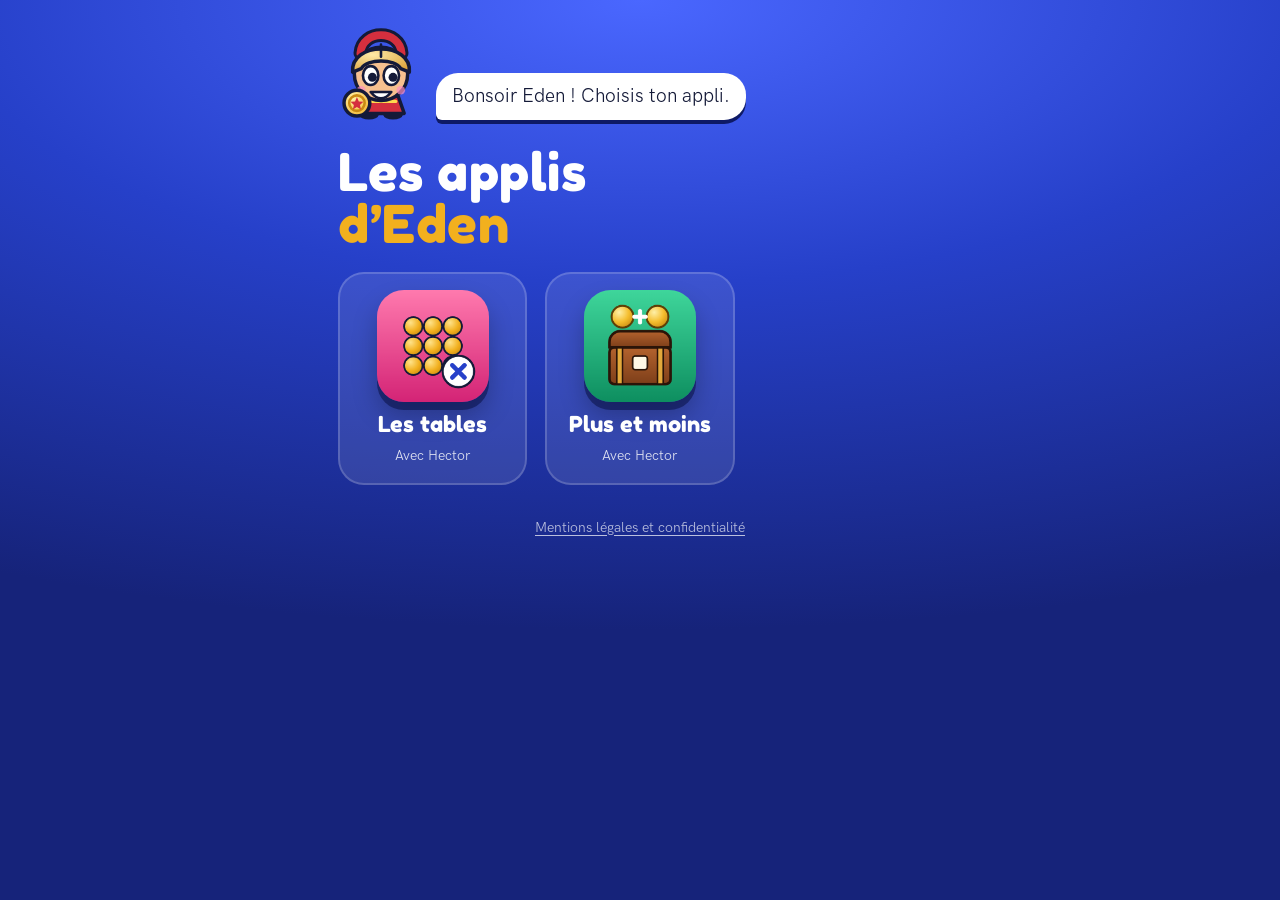
<file: index.html>
<!doctype html>
<html lang="fr">
<head>
<meta charset="utf-8">
<meta name="viewport" content="width=device-width,initial-scale=1,viewport-fit=cover">
<title>Les applis d'Eden</title>
<meta name="description" content="Toutes les applications d'Eden, au même endroit.">
<meta name="theme-color" content="#2640C9">
<link rel="manifest" href="manifest.webmanifest">
<link rel="icon" href="icons/eden-64.png">
<link rel="apple-touch-icon" href="icons/eden-180.png">
<meta name="apple-mobile-web-app-capable" content="yes">
<meta name="mobile-web-app-capable" content="yes">
<meta name="apple-mobile-web-app-title" content="Eden">
<meta name="apple-mobile-web-app-status-bar-style" content="black-translucent">
<style>
@font-face{font-family:'Fredoka';font-weight:400;font-style:normal;font-display:swap;src:url([data-uri]) format('woff2')}
@font-face{font-family:'Hanken';font-weight:400;font-style:normal;font-display:swap;src:url([data-uri]) format('woff2')}
@font-face{font-family:'Hanken';font-weight:600;font-style:normal;font-display:swap;src:url([data-uri]) format('woff2')}
@font-face{font-family:'Hanken';font-weight:800;font-style:normal;font-display:swap;src:url([data-uri]) format('woff2')}
:root{--ink:#141A38;--blue:#2640C9;--gold:#F2B01E}
*{box-sizing:border-box;-webkit-tap-highlight-color:transparent}
html,body{margin:0;min-height:100%;background:#1B2E9E;color:#fff;font-family:'Hanken',system-ui,sans-serif;color-scheme:dark}
body{background:radial-gradient(120% 70% at 50% 0%,#4A67FF 0%,#2640C9 45%,#16237A 100%) fixed;min-height:100vh;min-height:100dvh}
main{max-width:640px;margin:0 auto;padding:calc(18px + env(safe-area-inset-top)) 18px calc(28px + env(safe-area-inset-bottom))}
.hi{display:flex;align-items:flex-end;gap:12px;margin-top:6px}
.hi .hero{width:86px;flex:none}
.hi .hero svg{width:100%;height:auto;display:block;overflow:visible}
.hero .mo{display:none}.hero .mo-happy{display:block}
.hero .antenna{transform-origin:50px 18px;animation:sway 3s ease-in-out infinite}
@keyframes sway{0%,100%{transform:rotate(-6deg)}50%{transform:rotate(6deg)}}
.say{background:#fff;color:var(--ink);border-radius:22px 22px 22px 6px;padding:12px 16px;font-size:19px;line-height:1.25;box-shadow:0 4px 0 #0E1A66}
h1{font-family:'Fredoka',sans-serif;font-weight:400;font-size:clamp(36px,11vw,52px);line-height:1;margin:26px 0 22px;letter-spacing:.5px}
h1 b{color:var(--gold);font-weight:400}
.apps{display:grid;grid-template-columns:repeat(auto-fill,minmax(150px,1fr));gap:18px}
.app{display:flex;flex-direction:column;align-items:center;gap:10px;padding:16px 10px 18px;border-radius:26px;background:rgba(255,255,255,.1);border:2px solid rgba(255,255,255,.18);color:#fff;text-decoration:none;transition:transform .12s}
.app:active{transform:scale(.96)}
.app img{width:min(30vw,112px);height:min(30vw,112px);border-radius:24%;box-shadow:0 8px 0 rgba(10,18,70,.55),0 14px 24px rgba(0,0,0,.25)}
.app .n{font-family:'Fredoka',sans-serif;font-size:22px;text-align:center;line-height:1.1}
.app .p{font-size:14px;opacity:.85;text-align:center;min-height:18px}
.app.soon{opacity:.45;pointer-events:none}
.install{display:none;margin:26px auto 0;padding:12px 20px;border-radius:999px;border:2px solid rgba(255,255,255,.4);background:none;color:#fff;font:600 16px 'Hanken',sans-serif}
.install.on{display:block}
.legal{display:block;margin:34px auto 0;text-align:center;font-size:14px;color:rgba(255,255,255,.7);text-decoration:underline;text-underline-offset:3px}
@media (prefers-reduced-motion:reduce){.hero .antenna{animation:none}}
</style>
</head>
<body>
<main>
  <div class="hi"><div class="hero" aria-hidden="true"><svg viewBox="0 0 100 112"><defs><radialGradient id="hg" cx=".35" cy=".25" r=".95"><stop offset="0" stop-color="#FFE9A6"/><stop offset="1" stop-color="#D79A2B"/></radialGradient><radialGradient id="sg" cx=".35" cy=".3" r=".9"><stop offset="0" stop-color="#FFF0A8"/><stop offset="1" stop-color="#F2B01E"/></radialGradient></defs><g class="antenna"><path d="M26 34C28 6 72 6 74 34" stroke="#141A38" stroke-width="16" fill="none" stroke-linecap="round"/><path d="M26 34C28 6 72 6 74 34" stroke="#D52F3E" stroke-width="9" fill="none" stroke-linecap="round"/></g><ellipse cx="36" cy="106" rx="11" ry="5" fill="#141A38"/><ellipse cx="64" cy="106" rx="11" ry="5" fill="#141A38"/><path d="M30 84h40l7 20H23z" fill="#D52F3E" stroke="#141A38" stroke-width="4" stroke-linejoin="round"/><path d="M33 90h34" stroke="#FFD84D" stroke-width="4" stroke-linecap="round"/><circle cx="50" cy="58" r="31" fill="#F6C08F" stroke="#141A38" stroke-width="4"/><path d="M17 56C14 20 86 20 83 56L73 52C66 40 34 40 27 52z" fill="url(#hg)" stroke="#141A38" stroke-width="4" stroke-linejoin="round"/><path d="M50 24v14" stroke="#141A38" stroke-width="3" stroke-linecap="round"/><ellipse cx="38" cy="60" rx="9" ry="11" fill="#fff" stroke="#141A38" stroke-width="3"/><ellipse cx="62" cy="60" rx="9" ry="11" fill="#fff" stroke="#141A38" stroke-width="3"/><circle class="pup" cx="40" cy="62" r="5.2" fill="#141A38"/><circle class="pup" cx="64" cy="62" r="5.2" fill="#141A38"/><circle cx="27" cy="77" r="5" fill="#FF8FC0" opacity=".7"/><circle cx="73" cy="77" r="5" fill="#FF8FC0" opacity=".7"/><path class="mo mo-happy" d="M38 79Q50 94 62 79z" fill="#fff" stroke="#141A38" stroke-width="3" stroke-linejoin="round"/><path class="mo mo-think" d="M40 86L60 83" stroke="#141A38" stroke-width="4" fill="none" stroke-linecap="round"/><ellipse class="mo mo-wow" cx="50" cy="86" rx="6" ry="8" fill="#141A38"/><path class="mo mo-oops" d="M39 90Q50 80 61 90" stroke="#141A38" stroke-width="4" fill="none" stroke-linecap="round"/><g><circle cx="22" cy="92" r="15" fill="url(#sg)" stroke="#141A38" stroke-width="4"/><circle cx="22" cy="92" r="9" fill="none" stroke="#C98A12" stroke-width="3"/><path d="M22 85l2.2 5 5.3.5-4 3.6 1.2 5.2-4.7-2.8-4.7 2.8 1.2-5.2-4-3.6 5.3-.5z" fill="#D52F3E"/></g></svg></div><div class="say" id="say">Salut Eden !</div></div>
  <h1>Les applis<br><b>d’Eden</b></h1>
  <nav class="apps" id="apps"></nav>
  <button class="install" id="install">Installer sur cet appareil</button>
  <a class="legal" href="mentions-legales.html">Mentions légales et confidentialité</a>
</main>
<script>
/* Aide à l'installation (insérée dans chaque page par scripts/build.py).
   Sur iPhone et iPad, aucun site ne peut proposer « Installer » : il faut passer par le
   bouton Partager du navigateur. Ce script explique le geste, une fois, clairement.
   window.EdenInstall.need  : vrai sur iPhone/iPad quand la page n'est pas déjà ouverte depuis l'icône
   window.EdenInstall.show() : ouvre la feuille d'explication */
(function(){
  var ua=navigator.userAgent||'';
  var ios=/iP(hone|od|ad)/.test(ua)||(navigator.platform==='MacIntel'&&navigator.maxTouchPoints>1);
  var standalone=navigator.standalone===true||(window.matchMedia&&matchMedia('(display-mode: standalone)').matches);
  var chrome=/CriOS/.test(ua);
  var SHARE='<svg viewBox="0 0 24 24" aria-hidden="true"><path d="M12 2l4.2 4.2-1.4 1.4L13 5.8V15h-2V5.8L9.2 7.6 7.8 6.2zM5 10h3v2H6v8h12v-8h-2v-2h3a1 1 0 011 1v10a1 1 0 01-1 1H5a1 1 0 01-1-1V11a1 1 0 011-1z"/></svg>';
  var PLUS='<svg viewBox="0 0 24 24" aria-hidden="true"><path d="M5 3h14a2 2 0 012 2v14a2 2 0 01-2 2H5a2 2 0 01-2-2V5a2 2 0 012-2zm0 2v14h14V5zm6 3h2v3h3v2h-3v3h-2v-3H8v-2h3z"/></svg>';
  var CSS='.ins-bg{position:fixed;inset:0;z-index:200;background:rgba(10,16,50,.55);display:flex;align-items:flex-end;justify-content:center;animation:insf .2s ease both}'+
    '.ins{width:100%;max-width:520px;background:#fff;color:#141A38;border-radius:24px 24px 0 0;padding:22px 22px calc(22px + env(safe-area-inset-bottom));font:17px/1.4 Hanken,system-ui,sans-serif;animation:insu .25s ease both;max-height:92%;overflow-y:auto}'+
    '.ins h2{font:400 26px/1.15 Fredoka,sans-serif;color:#2640C9;margin:0 0 6px}.ins p{margin:6px 0}'+
    '.ins ol{list-style:none;margin:14px 0;padding:0;display:grid;gap:10px}'+
    '.ins li{display:flex;gap:12px;align-items:center;padding:10px 12px;border-radius:16px;background:#F1F4FF}'+
    '.ins li b{flex:none;width:30px;height:30px;border-radius:50%;background:#2640C9;color:#fff;display:flex;align-items:center;justify-content:center;font:400 18px Fredoka,sans-serif}'+
    '.ins li svg{width:24px;height:24px;fill:#2640C9;vertical-align:-6px;margin:0 2px}'+
    '.ins .note{font-size:15px;color:#4A5280}'+
    '.ins button{display:block;width:100%;margin-top:14px;padding:15px;border:0;border-radius:16px;background:#2640C9;color:#fff;font:600 18px Hanken,system-ui,sans-serif}.ins button:focus:not(:focus-visible){outline:none}'+
    '@keyframes insf{from{opacity:0}}@keyframes insu{from{transform:translateY(40px)}}'+
    '@media (prefers-reduced-motion:reduce){.ins-bg,.ins{animation:none}}';
  function show(){
    if(!document.getElementById('ins-css')){var s=document.createElement('style');s.id='ins-css';s.textContent=CSS;document.head.appendChild(s);}
    var bg=document.createElement('div');bg.className='ins-bg';
    var where=chrome?'en haut à droite, dans la barre d’adresse':'dans la barre du navigateur';
    bg.innerHTML='<div class="ins" role="dialog" aria-modal="true" aria-labelledby="ins-t">'+
      '<h2 id="ins-t">Mettre Hector sur l’écran d’accueil</h2>'+
      '<p>Hector s’ouvrira en plein écran, comme une vraie appli, et marchera même sans internet.</p>'+
      '<ol><li><b>1</b><span>Touchez le bouton Partager '+SHARE+' '+where+'.</span></li>'+
      '<li><b>2</b><span>Choisissez « Sur l’écran d’accueil » '+PLUS+'. S’il n’apparaît pas, faites défiler la liste ou touchez « Plus ».</span></li>'+
      '<li><b>3</b><span>Touchez « Ajouter ». L’icône apparaît sur l’écran d’accueil.</span></li></ol>'+
      '<p class="note">Ensuite, ouvrez toujours Hector depuis cette icône : sur iPhone, l’icône garde sa propre progression, séparée de celle du navigateur. Si Eden a déjà joué ici, copiez d’abord le code de sauvegarde (Espace parents, appui long sur la roue en bas à droite) et collez-le dans l’icône.</p>'+
      '<button type="button">J’ai compris</button></div>';
    var close=function(){bg.remove();};
    bg.addEventListener('click',function(e){if(e.target===bg)close();});
    bg.querySelector('button').addEventListener('click',close);
    document.body.appendChild(bg);bg.querySelector('button').focus();
  }
  window.EdenInstall={ios:ios,standalone:standalone,need:ios&&!standalone,show:show};
})();
</script>
<script>
/* applications du catalogue : générées depuis le fichier app.json de chaque appli */
const APPS=[{"id": "tables", "name": "Les tables", "path": "apps/tables/", "icon": "apps/tables/icons/tables-192.png", "storageKey": "eden:tables"}, {"id": "calculs", "name": "Plus et moins", "path": "apps/calculs/", "icon": "apps/calculs/icons/calculs-192.png", "storageKey": "eden:calculs"}];
/* progression affichée sous chaque appli : src/catalogue/progress.js */
const PROGRESS={
  /* Les tables : nombre de calculs « sus » (boîte 3 ou plus) sur 36 */
  tables(s){
    if(!s||!s.f)return 'Avec Hector';
    const n=Object.values(s.f).filter(e=>e.box>=3).length;
    return n?`${n} calcul${n>1?'s':''} su${n>1?'s':''} sur 36`:'Avec Hector';
  },
  /* Plus et moins : calculs sus (hors « combien ? ») */
  calculs(s){
    if(!s||!s.f)return 'Avec Hector';
    const n=Object.entries(s.f).filter(([k,e])=>k[0]!=='c'&&e.box>=3).length;
    return n?`${n} calcul${n>1?'s':''} su${n>1?'s':''}`:'Avec Hector';
  }
};

const box=document.getElementById('apps');
APPS.forEach(a=>{const el=document.createElement('a');el.className='app';el.href=a.path;
  el.innerHTML=`<img src="${a.icon}" alt="" width="112" height="112"><span class="n">${a.name}</span><span class="p"></span>`;
  let p='';try{const raw=localStorage.getItem(a.storageKey);p=PROGRESS[a.id]?PROGRESS[a.id](raw?JSON.parse(raw):null):'';}catch(e){}el.querySelector('.p').textContent=p;box.append(el);});
const h=new Date().getHours();
document.getElementById('say').textContent=h<12?'Bonjour Eden ! Choisis ton appli.':h<18?'Salut Eden ! Choisis ton appli.':'Bonsoir Eden ! Choisis ton appli.';
/* la progression reste sur l'appareil : on demande au navigateur de ne pas l'effacer */
try{navigator.storage&&navigator.storage.persist&&navigator.storage.persist();}catch(e){}
/* installation : Android propose son propre bouton ; sur iPhone, on explique le geste */
let ev=null;const ib=document.getElementById('install');
addEventListener('beforeinstallprompt',e=>{e.preventDefault();ev=e;ib.classList.add('on');});
if(EdenInstall.need){ib.textContent='Mettre sur l’écran d’accueil';ib.classList.add('on');}
ib.onclick=async()=>{if(EdenInstall.need){EdenInstall.show();return;}if(!ev)return;ev.prompt();await ev.userChoice;ev=null;ib.classList.remove('on');};
</script>
<script>
/* Mises à jour automatiques (inséré dans chaque page par scripts/build.py).
   - Vérifie s'il existe une nouvelle version à l'ouverture, au retour sur l'appli,
     et toutes les 30 minutes.
   - Quand la nouvelle version est prête, la page se recharge d'elle-même.
     Une appli peut demander d'attendre un moment calme : si elle définit
     window.__safeToReload() et que la fonction renvoie false (en pleine séance),
     le rechargement est remis au prochain retour à l'accueil (window.__updatePending).
   - La progression (localStorage) n'est jamais effacée. */
(function(){
  if(!('serviceWorker' in navigator))return;
  var ROOT='./';
  var hadController=!!navigator.serviceWorker.controller;
  navigator.serviceWorker.register(ROOT+'sw.js',{scope:ROOT,updateViaCache:'none'}).then(function(reg){
    var check=function(){reg.update().catch(function(){});};
    document.addEventListener('visibilitychange',function(){if(document.visibilityState==='visible')check();});
    setInterval(check,30*60*1000);
  }).catch(function(){});
  navigator.serviceWorker.addEventListener('controllerchange',function(){
    if(!hadController){hadController=true;return;}   /* toute première installation : rien à recharger */
    if(window.__safeToReload&&!window.__safeToReload()){window.__updatePending=true;return;}
    location.reload();
  });
})();
</script>
</body>
</html>
</file>
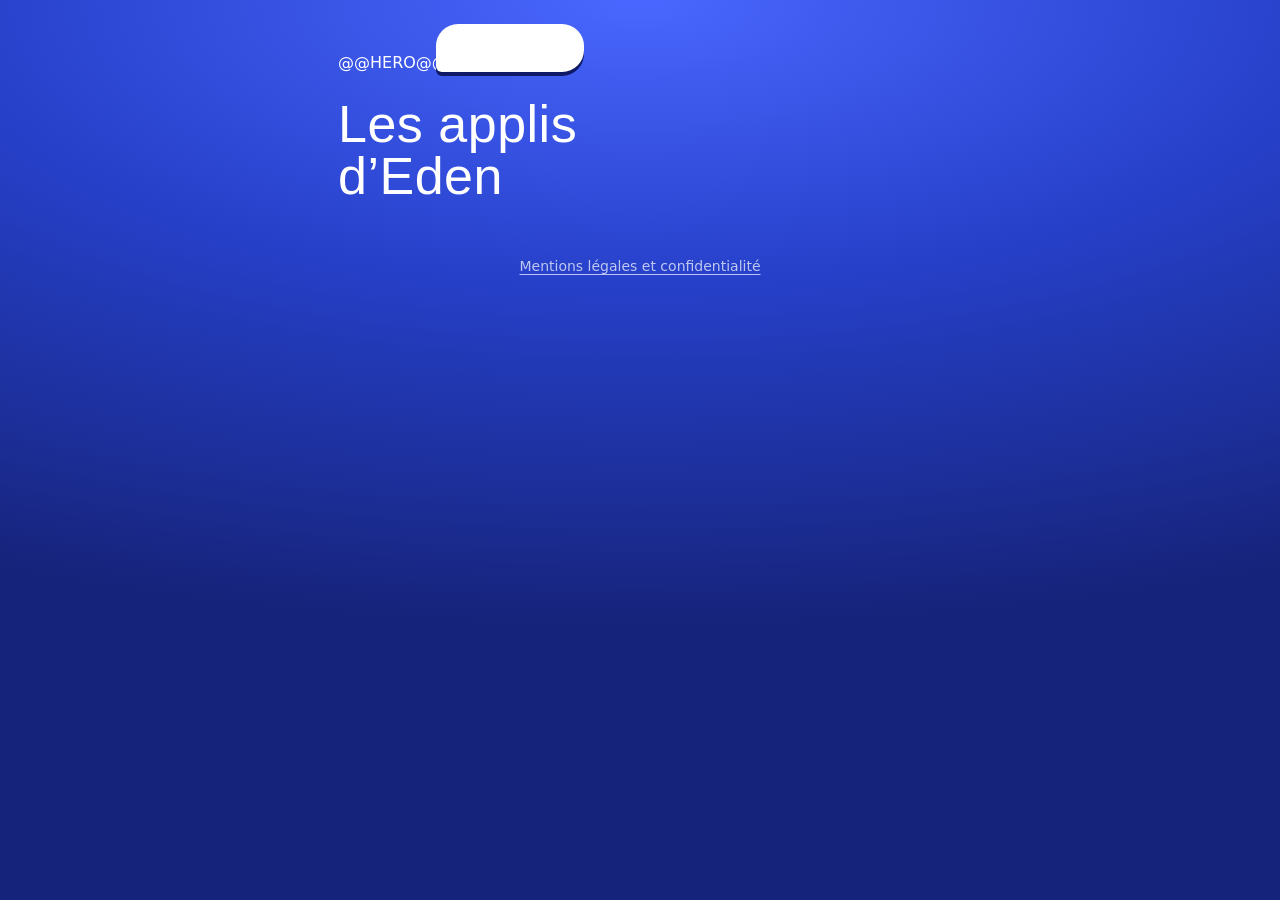
<file: src/catalogue/index.html>
<!doctype html>
<html lang="fr">
<head>
<meta charset="utf-8">
<meta name="viewport" content="width=device-width,initial-scale=1,viewport-fit=cover">
<title>@@NAME@@</title>
<meta name="description" content="@@DESCRIPTION@@">
<meta name="theme-color" content="@@THEME@@">
<link rel="manifest" href="manifest.webmanifest">
<link rel="icon" href="icons/eden-64.png">
<link rel="apple-touch-icon" href="icons/eden-180.png">
<meta name="apple-mobile-web-app-capable" content="yes">
<meta name="mobile-web-app-capable" content="yes">
<meta name="apple-mobile-web-app-title" content="Eden">
<meta name="apple-mobile-web-app-status-bar-style" content="black-translucent">
<style>
@@FONTS@@
:root{--ink:#141A38;--blue:#2640C9;--gold:#F2B01E}
*{box-sizing:border-box;-webkit-tap-highlight-color:transparent}
html,body{margin:0;min-height:100%;background:#1B2E9E;color:#fff;font-family:'Hanken',system-ui,sans-serif;color-scheme:dark}
body{background:radial-gradient(120% 70% at 50% 0%,#4A67FF 0%,#2640C9 45%,#16237A 100%) fixed;min-height:100vh;min-height:100dvh}
main{max-width:640px;margin:0 auto;padding:calc(18px + env(safe-area-inset-top)) 18px calc(28px + env(safe-area-inset-bottom))}
.hi{display:flex;align-items:flex-end;gap:12px;margin-top:6px}
.hi .hero{width:86px;flex:none}
.hi .hero svg{width:100%;height:auto;display:block;overflow:visible}
.hero .mo{display:none}.hero .mo-happy{display:block}
.hero .antenna{transform-origin:50px 18px;animation:sway 3s ease-in-out infinite}
@keyframes sway{0%,100%{transform:rotate(-6deg)}50%{transform:rotate(6deg)}}
.say{background:#fff;color:var(--ink);border-radius:22px 22px 22px 6px;padding:12px 16px;font-size:19px;line-height:1.25;box-shadow:0 4px 0 #0E1A66}
h1{font-family:'Fredoka',sans-serif;font-weight:400;font-size:clamp(36px,11vw,52px);line-height:1;margin:26px 0 22px;letter-spacing:.5px}
h1 b{color:var(--gold);font-weight:400}
.apps{display:grid;grid-template-columns:repeat(auto-fill,minmax(150px,1fr));gap:18px}
.app{display:flex;flex-direction:column;align-items:center;gap:10px;padding:16px 10px 18px;border-radius:26px;background:rgba(255,255,255,.1);border:2px solid rgba(255,255,255,.18);color:#fff;text-decoration:none;transition:transform .12s}
.app:active{transform:scale(.96)}
.app img{width:min(30vw,112px);height:min(30vw,112px);border-radius:24%;box-shadow:0 8px 0 rgba(10,18,70,.55),0 14px 24px rgba(0,0,0,.25)}
.app .n{font-family:'Fredoka',sans-serif;font-size:22px;text-align:center;line-height:1.1}
.app .p{font-size:14px;opacity:.85;text-align:center;min-height:18px}
.app.soon{opacity:.45;pointer-events:none}
.install{display:none;margin:26px auto 0;padding:12px 20px;border-radius:999px;border:2px solid rgba(255,255,255,.4);background:none;color:#fff;font:600 16px 'Hanken',sans-serif}
.install.on{display:block}
.legal{display:block;margin:34px auto 0;text-align:center;font-size:14px;color:rgba(255,255,255,.7);text-decoration:underline;text-underline-offset:3px}
@media (prefers-reduced-motion:reduce){.hero .antenna{animation:none}}
</style>
</head>
<body>
<main>
  <div class="hi"><div class="hero" aria-hidden="true">@@HERO@@</div><div class="say" id="say">Salut Eden !</div></div>
  <h1>Les applis<br><b>d’Eden</b></h1>
  <nav class="apps" id="apps"></nav>
  <button class="install" id="install">Installer sur cet appareil</button>
  <a class="legal" href="mentions-legales.html">Mentions légales et confidentialité</a>
</main>
<script>
@@INSTALL@@
</script>
<script>
/* applications du catalogue : générées depuis le fichier app.json de chaque appli */
const APPS=@@APPS@@;
/* progression affichée sous chaque appli : src/catalogue/progress.js */
@@PROGRESS@@
const box=document.getElementById('apps');
APPS.forEach(a=>{const el=document.createElement('a');el.className='app';el.href=a.path;
  el.innerHTML=`<img src="${a.icon}" alt="" width="112" height="112"><span class="n">${a.name}</span><span class="p"></span>`;
  let p='';try{const raw=localStorage.getItem(a.storageKey);p=PROGRESS[a.id]?PROGRESS[a.id](raw?JSON.parse(raw):null):'';}catch(e){}el.querySelector('.p').textContent=p;box.append(el);});
const h=new Date().getHours();
document.getElementById('say').textContent=h<12?'Bonjour Eden ! Choisis ton appli.':h<18?'Salut Eden ! Choisis ton appli.':'Bonsoir Eden ! Choisis ton appli.';
/* la progression reste sur l'appareil : on demande au navigateur de ne pas l'effacer */
try{navigator.storage&&navigator.storage.persist&&navigator.storage.persist();}catch(e){}
/* installation : Android propose son propre bouton ; sur iPhone, on explique le geste */
let ev=null;const ib=document.getElementById('install');
addEventListener('beforeinstallprompt',e=>{e.preventDefault();ev=e;ib.classList.add('on');});
if(EdenInstall.need){ib.textContent='Mettre sur l’écran d’accueil';ib.classList.add('on');}
ib.onclick=async()=>{if(EdenInstall.need){EdenInstall.show();return;}if(!ev)return;ev.prompt();await ev.userChoice;ev=null;ib.classList.remove('on');};
</script>
<script>
@@UPDATE@@
</script>
</body>
</html>
</file>
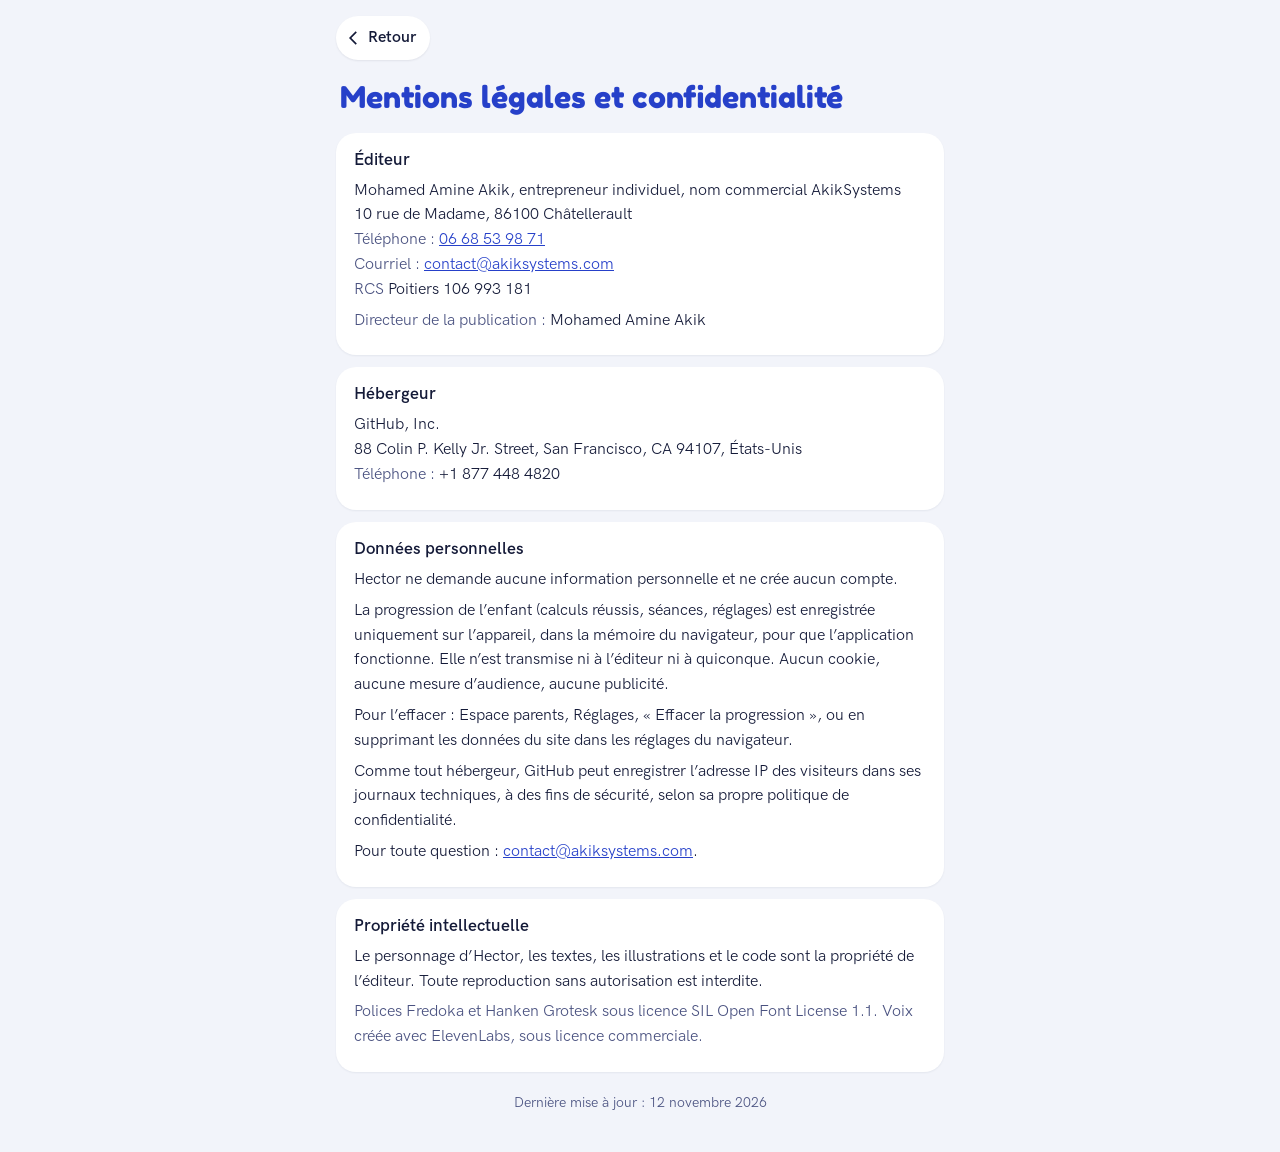
<file: mentions-legales.html>
<!doctype html>
<html lang="fr">
<head>
<meta charset="utf-8">
<meta name="viewport" content="width=device-width,initial-scale=1,viewport-fit=cover">
<title>Mentions légales et confidentialité</title>
<meta name="theme-color" content="#F2F4FA">
<meta name="robots" content="noindex">
<link rel="icon" href="icons/eden-192.png">
<style>
@font-face{font-family:'Fredoka';font-weight:400;font-style:normal;font-display:swap;src:url([data-uri]) format('woff2')}
@font-face{font-family:'Hanken';font-weight:400;font-style:normal;font-display:swap;src:url([data-uri]) format('woff2')}
@font-face{font-family:'Hanken';font-weight:600;font-style:normal;font-display:swap;src:url([data-uri]) format('woff2')}
@font-face{font-family:'Hanken';font-weight:800;font-style:normal;font-display:swap;src:url([data-uri]) format('woff2')}
:root{--ink:#141A38;--ink2:#4A5280;--bic:#2640C9;--line:#E3E7F4}
*{box-sizing:border-box}
html,body{margin:0;background:#F2F4FA;color:var(--ink);font:16px/1.55 'Hanken',system-ui,sans-serif;-webkit-text-size-adjust:100%}
main{max-width:640px;margin:0 auto;padding:calc(10px + env(safe-area-inset-top)) 16px calc(32px + env(safe-area-inset-bottom))}
.top{display:flex;align-items:center;gap:8px;min-height:56px}
.back{display:inline-flex;align-items:center;gap:4px;padding:10px 14px 10px 8px;border-radius:999px;background:#fff;color:var(--ink);text-decoration:none;font-weight:600;box-shadow:0 1px 2px #141A3814}
.back svg{width:20px;height:20px;fill:currentColor}
h1{font:400 30px/1.15 'Fredoka',sans-serif;color:var(--bic);margin:14px 4px 18px}
section{background:#fff;border-radius:20px;padding:16px 18px;margin-top:12px;box-shadow:0 1px 2px #141A3810}
h2{font:600 17px/1.3 'Hanken',sans-serif;margin:0 0 8px}
p{margin:6px 0}
address{font-style:normal}
a{color:var(--bic)}
.k{color:var(--ink2)}
.upd{text-align:center;color:var(--ink2);font-size:14px;margin-top:20px}
</style>
</head>
<body>
<main>
  <div class="top"><a class="back" href="./" id="back"><svg viewBox="0 0 24 24" aria-hidden="true"><path d="M15.4 5.4 14 4l-8 8 8 8 1.4-1.4L8.8 12z"/></svg>Retour</a></div>
  <h1>Mentions légales et confidentialité</h1>

  <section>
    <h2>Éditeur</h2>
    <address>
      <p>Mohamed Amine Akik, entrepreneur individuel, nom commercial AkikSystems<br>
      10 rue de Madame, 86100 Châtellerault<br>
      <span class="k">Téléphone :</span> <a href="tel:+33668539871">06 68 53 98 71</a><br>
      <span class="k">Courriel :</span> <a href="mailto:contact@akiksystems.com">contact@akiksystems.com</a><br>
      <span class="k">RCS</span> Poitiers 106 993 181</p>
      <p><span class="k">Directeur de la publication :</span> Mohamed Amine Akik</p>
    </address>
  </section>

  <section>
    <h2>Hébergeur</h2>
    <p>GitHub, Inc.<br>88 Colin P. Kelly Jr. Street, San Francisco, CA 94107, États-Unis<br>
    <span class="k">Téléphone :</span> +1 877 448 4820</p>
  </section>

  <section>
    <h2>Données personnelles</h2>
    <p>Hector ne demande aucune information personnelle et ne crée aucun compte.</p>
    <p>La progression de l’enfant (calculs réussis, séances, réglages) est enregistrée uniquement sur l’appareil, dans la mémoire du navigateur, pour que l’application fonctionne. Elle n’est transmise ni à l’éditeur ni à quiconque. Aucun cookie, aucune mesure d’audience, aucune publicité.</p>
    <p>Pour l’effacer : Espace parents, Réglages, « Effacer la progression », ou en supprimant les données du site dans les réglages du navigateur.</p>
    <p>Comme tout hébergeur, GitHub peut enregistrer l’adresse IP des visiteurs dans ses journaux techniques, à des fins de sécurité, selon sa propre politique de confidentialité.</p>
    <p>Pour toute question : <a href="mailto:contact@akiksystems.com">contact@akiksystems.com</a>.</p>
  </section>

  <section>
    <h2>Propriété intellectuelle</h2>
    <p>Le personnage d’Hector, les textes, les illustrations et le code sont la propriété de l’éditeur. Toute reproduction sans autorisation est interdite.</p>
    <p class="k">Polices Fredoka et Hanken Grotesk sous licence SIL Open Font License 1.1. Voix créée avec ElevenLabs, sous licence commerciale.</p>
  </section>

  <p class="upd">Dernière mise à jour : 12 novembre 2026</p>
</main>
<script>
/* « Retour » revient là d'où l'on vient (appli ou catalogue) */
document.getElementById('back').addEventListener('click',function(e){if(history.length>1&&document.referrer.indexOf(location.host)>-1){e.preventDefault();history.back();}});
</script>
</body>
</html>
</file>
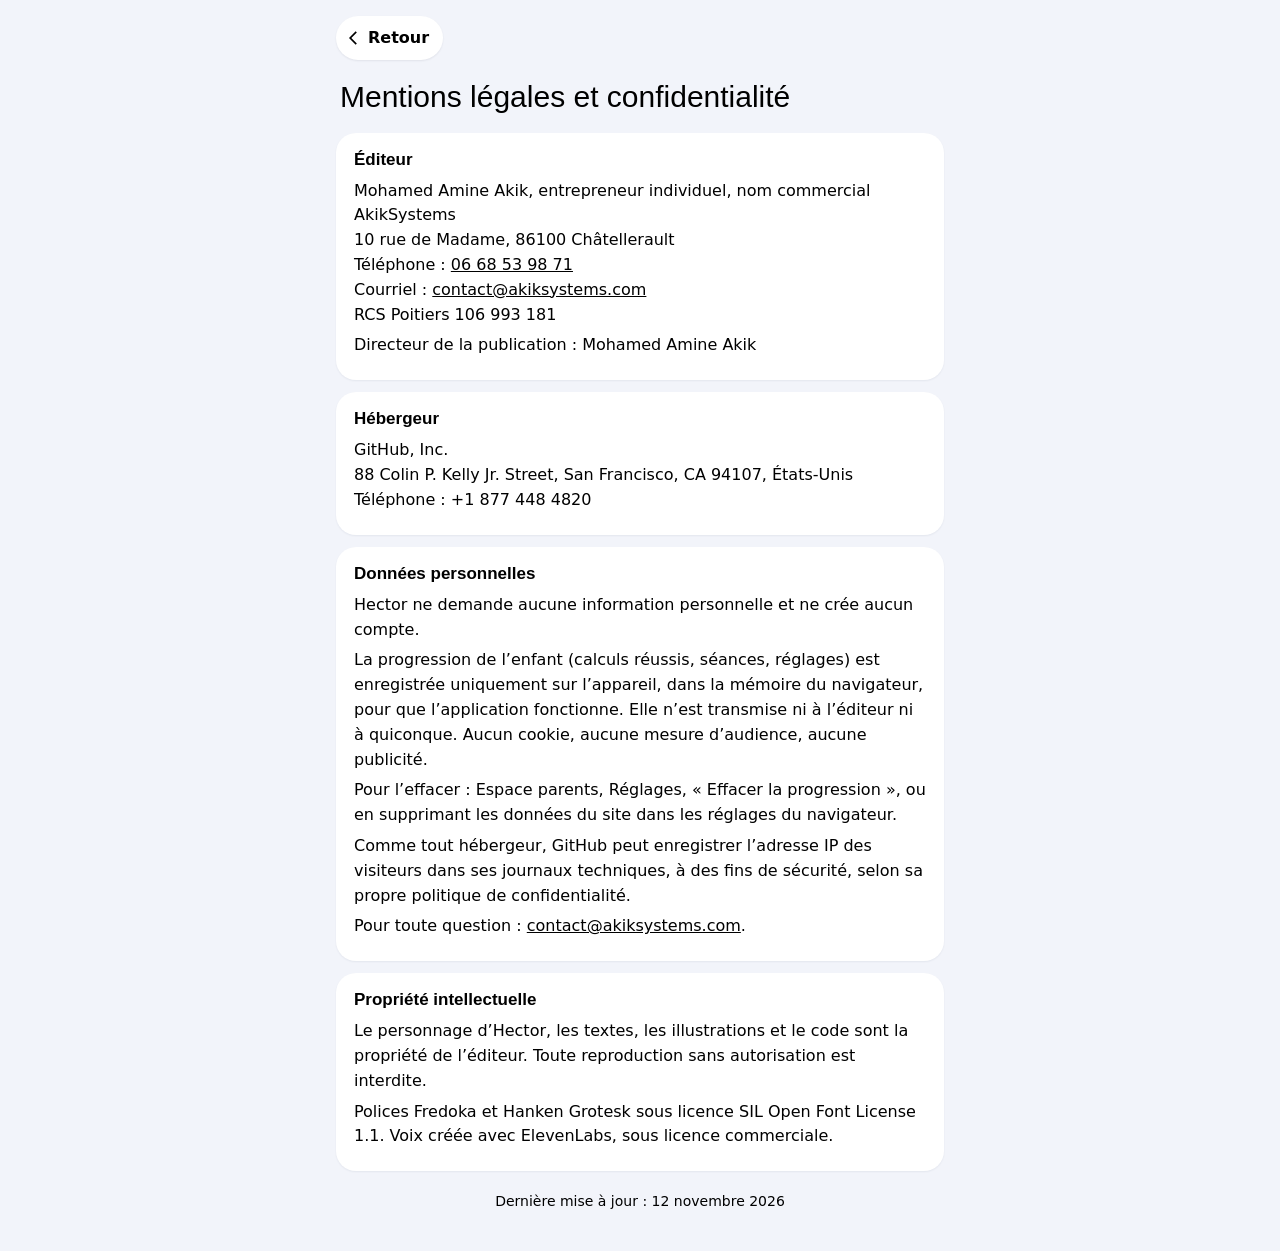
<file: src/catalogue/mentions-legales.html>
<!doctype html>
<html lang="fr">
<head>
<meta charset="utf-8">
<meta name="viewport" content="width=device-width,initial-scale=1,viewport-fit=cover">
<title>Mentions légales et confidentialité</title>
<meta name="theme-color" content="#F2F4FA">
<meta name="robots" content="noindex">
<link rel="icon" href="icons/eden-192.png">
<style>
@@FONTS@@
:root{--ink:#141A38;--ink2:#4A5280;--bic:#2640C9;--line:#E3E7F4}
*{box-sizing:border-box}
html,body{margin:0;background:#F2F4FA;color:var(--ink);font:16px/1.55 'Hanken',system-ui,sans-serif;-webkit-text-size-adjust:100%}
main{max-width:640px;margin:0 auto;padding:calc(10px + env(safe-area-inset-top)) 16px calc(32px + env(safe-area-inset-bottom))}
.top{display:flex;align-items:center;gap:8px;min-height:56px}
.back{display:inline-flex;align-items:center;gap:4px;padding:10px 14px 10px 8px;border-radius:999px;background:#fff;color:var(--ink);text-decoration:none;font-weight:600;box-shadow:0 1px 2px #141A3814}
.back svg{width:20px;height:20px;fill:currentColor}
h1{font:400 30px/1.15 'Fredoka',sans-serif;color:var(--bic);margin:14px 4px 18px}
section{background:#fff;border-radius:20px;padding:16px 18px;margin-top:12px;box-shadow:0 1px 2px #141A3810}
h2{font:600 17px/1.3 'Hanken',sans-serif;margin:0 0 8px}
p{margin:6px 0}
address{font-style:normal}
a{color:var(--bic)}
.k{color:var(--ink2)}
.upd{text-align:center;color:var(--ink2);font-size:14px;margin-top:20px}
</style>
</head>
<body>
<main>
  <div class="top"><a class="back" href="./" id="back"><svg viewBox="0 0 24 24" aria-hidden="true"><path d="M15.4 5.4 14 4l-8 8 8 8 1.4-1.4L8.8 12z"/></svg>Retour</a></div>
  <h1>Mentions légales et confidentialité</h1>

  <section>
    <h2>Éditeur</h2>
    <address>
      <p>Mohamed Amine Akik, entrepreneur individuel, nom commercial AkikSystems<br>
      10 rue de Madame, 86100 Châtellerault<br>
      <span class="k">Téléphone :</span> <a href="tel:+33668539871">06 68 53 98 71</a><br>
      <span class="k">Courriel :</span> <a href="mailto:contact@akiksystems.com">contact@akiksystems.com</a><br>
      <span class="k">RCS</span> Poitiers 106 993 181</p>
      <p><span class="k">Directeur de la publication :</span> Mohamed Amine Akik</p>
    </address>
  </section>

  <section>
    <h2>Hébergeur</h2>
    <p>GitHub, Inc.<br>88 Colin P. Kelly Jr. Street, San Francisco, CA 94107, États-Unis<br>
    <span class="k">Téléphone :</span> +1 877 448 4820</p>
  </section>

  <section>
    <h2>Données personnelles</h2>
    <p>Hector ne demande aucune information personnelle et ne crée aucun compte.</p>
    <p>La progression de l’enfant (calculs réussis, séances, réglages) est enregistrée uniquement sur l’appareil, dans la mémoire du navigateur, pour que l’application fonctionne. Elle n’est transmise ni à l’éditeur ni à quiconque. Aucun cookie, aucune mesure d’audience, aucune publicité.</p>
    <p>Pour l’effacer : Espace parents, Réglages, « Effacer la progression », ou en supprimant les données du site dans les réglages du navigateur.</p>
    <p>Comme tout hébergeur, GitHub peut enregistrer l’adresse IP des visiteurs dans ses journaux techniques, à des fins de sécurité, selon sa propre politique de confidentialité.</p>
    <p>Pour toute question : <a href="mailto:contact@akiksystems.com">contact@akiksystems.com</a>.</p>
  </section>

  <section>
    <h2>Propriété intellectuelle</h2>
    <p>Le personnage d’Hector, les textes, les illustrations et le code sont la propriété de l’éditeur. Toute reproduction sans autorisation est interdite.</p>
    <p class="k">Polices Fredoka et Hanken Grotesk sous licence SIL Open Font License 1.1. Voix créée avec ElevenLabs, sous licence commerciale.</p>
  </section>

  <p class="upd">Dernière mise à jour : 12 novembre 2026</p>
</main>
<script>
/* « Retour » revient là d'où l'on vient (appli ou catalogue) */
document.getElementById('back').addEventListener('click',function(e){if(history.length>1&&document.referrer.indexOf(location.host)>-1){e.preventDefault();history.back();}});
</script>
</body>
</html>
</file>
